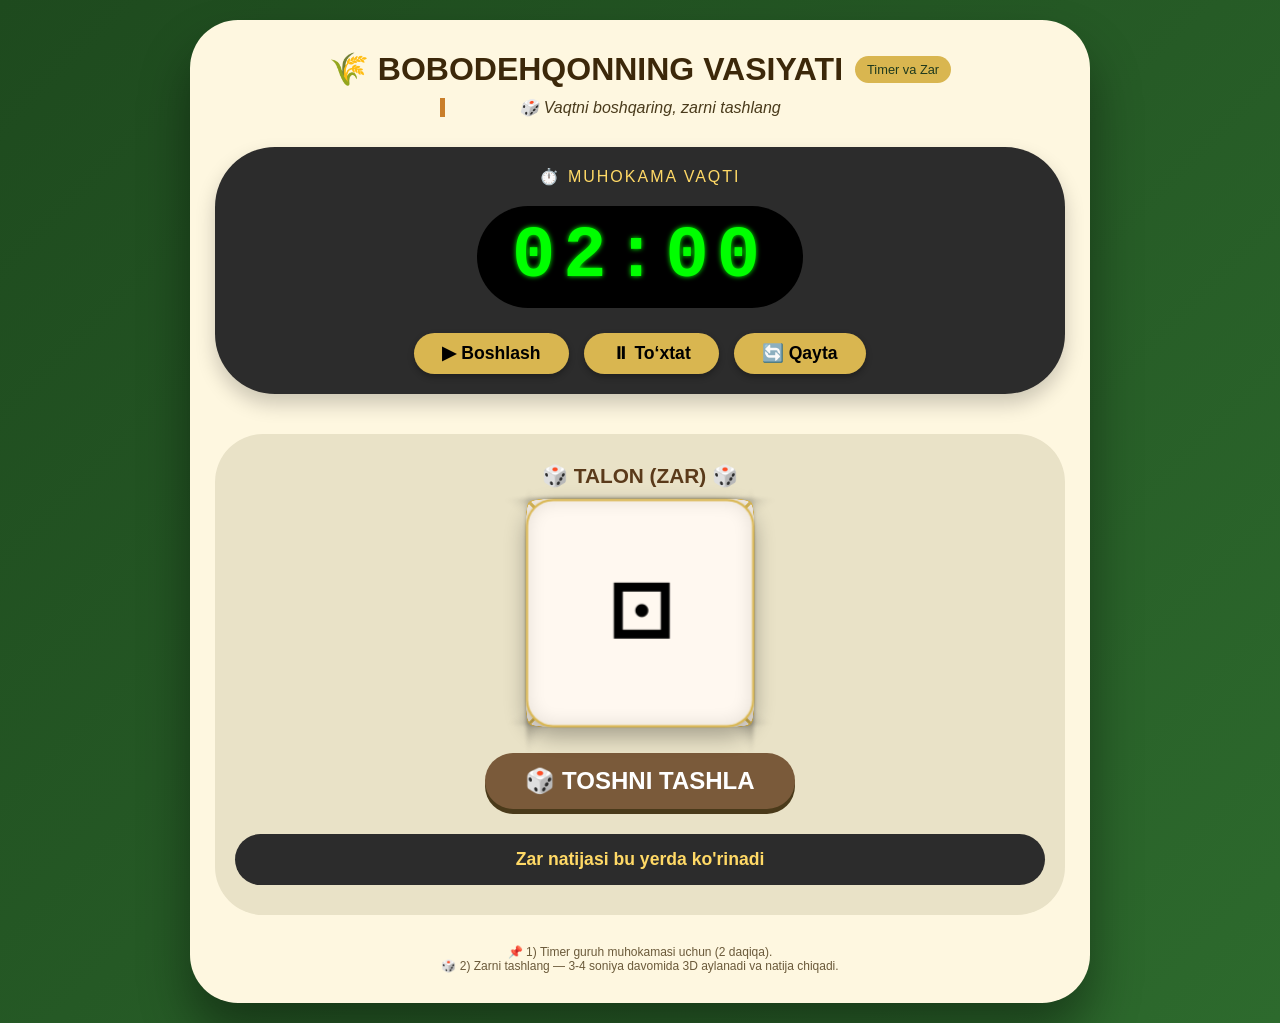
<file: dehqon.html>
<!DOCTYPE html>
<html lang="uz">
<head>
    <meta charset="UTF-8">
    <meta name="viewport" content="width=device-width, initial-scale=1.0, user-scalable=yes">
    <title>Bobodehqonning Vasiyati - Timer va Zar</title>
    <style>
        * {
            margin: 0;
            padding: 0;
            box-sizing: border-box;
        }

        body {
            font-family: 'Segoe UI', Roboto, 'Helvetica Neue', sans-serif;
            background: linear-gradient(135deg, #1e4a1e 0%, #2d6a2d 100%);
            min-height: 100vh;
            display: flex;
            justify-content: center;
            align-items: center;
            padding: 20px;
        }

        .container {
            max-width: 900px;
            width: 100%;
            background: #fef7e0;
            border-radius: 48px;
            box-shadow: 0 30px 50px rgba(0,0,0,0.4);
            padding: 30px 25px;
            text-align: center;
        }

        h1 {
            font-size: 2rem;
            color: #3c280a;
            margin-bottom: 8px;
            display: flex;
            align-items: center;
            justify-content: center;
            gap: 12px;
            flex-wrap: wrap;
        }

        h1 small {
            font-size: 0.8rem;
            background: #d9b650;
            padding: 6px 12px;
            border-radius: 40px;
            color: #1e3a1e;
            font-weight: normal;
        }

        .sub {
            border-left: 5px solid #c97e2a;
            padding-left: 15px;
            margin: 10px auto 30px auto;
            color: #4a3b1c;
            font-style: italic;
            max-width: 400px;
        }

        .timer-section {
            background: #2c2c2c;
            border-radius: 60px;
            padding: 20px 30px;
            margin-bottom: 40px;
            box-shadow: 0 10px 20px rgba(0,0,0,0.2);
        }

        .timer-label {
            color: #ffd966;
            font-size: 1rem;
            letter-spacing: 2px;
            margin-bottom: 10px;
        }

        .timer-display {
            font-family: 'Courier New', monospace;
            font-size: 4.5rem;
            font-weight: bold;
            background: #000;
            color: #0f0;
            display: inline-block;
            padding: 10px 35px;
            border-radius: 60px;
            letter-spacing: 8px;
            margin: 10px 0;
            text-shadow: 0 0 5px #0f0;
        }

        .timer-buttons {
            display: flex;
            gap: 15px;
            justify-content: center;
            margin-top: 15px;
            flex-wrap: wrap;
        }

        .timer-buttons button {
            background: #d9b650;
            border: none;
            font-size: 1.1rem;
            font-weight: bold;
            padding: 10px 28px;
            border-radius: 40px;
            cursor: pointer;
            transition: 0.1s linear;
            box-shadow: 0 3px 6px rgba(0,0,0,0.3);
        }

        .timer-buttons button:hover {
            background: #c2892a;
            transform: scale(0.97);
            color: white;
        }

        .dice-section {
            background: #e9e2c7;
            border-radius: 48px;
            padding: 30px 20px;
            margin-bottom: 20px;
        }

        .dice-title {
            font-size: 1.3rem;
            font-weight: bold;
            color: #5a3a1a;
            margin-bottom: 25px;
        }

        .scene {
            width: 200px;
            height: 200px;
            margin: 0 auto 30px auto;
            perspective: 800px;
        }

        .dice-3d {
            width: 100%;
            height: 100%;
            position: relative;
            transform-style: preserve-3d;
            transition: transform 0.05s ease;
            cursor: pointer;
        }

        .face {
            position: absolute;
            width: 200px;
            height: 200px;
            background: white;
            border-radius: 24px;
            box-shadow: inset 0 0 15px rgba(0,0,0,0.1), 0 8px 20px rgba(0,0,0,0.3);
            display: flex;
            align-items: center;
            justify-content: center;
            font-size: 4rem;
            font-weight: bold;
            border: 2px solid #d9b650;
            background: #fff8f0;
        }

        .front  { transform: translateZ(100px); }
        .back   { transform: rotateY(180deg) translateZ(100px); }
        .right  { transform: rotateY(90deg) translateZ(100px); }
        .left   { transform: rotateY(-90deg) translateZ(100px); }
        .top    { transform: rotateX(90deg) translateZ(100px); }
        .bottom { transform: rotateX(-90deg) translateZ(100px); }

        .roll-btn {
            background: #7a5a3a;
            color: white;
            border: none;
            font-size: 1.5rem;
            font-weight: bold;
            padding: 14px 40px;
            border-radius: 60px;
            cursor: pointer;
            transition: 0.1s;
            box-shadow: 0 5px 0 #4a3a1a;
            margin-top: 10px;
        }

        .roll-btn:active {
            transform: translateY(2px);
            box-shadow: 0 2px 0 #4a3a1a;
        }

        .roll-btn:hover {
            background: #9b6e3e;
        }

        .result-message {
            margin-top: 25px;
            padding: 15px;
            background: #2c2c2c;
            border-radius: 50px;
            color: #ffd966;
            font-weight: bold;
            font-size: 1.1rem;
        }

        footer {
            margin-top: 30px;
            font-size: 0.75rem;
            color: #6b5a3a;
            text-align: center;
        }
    </style>
</head>
<body>
<div class="container">
    <h1>
        🌾 BOBODEHQONNING VASIYATI
        <small>Timer va Zar</small>
    </h1>
    <div class="sub">🎲 Vaqtni boshqaring, zarni tashlang</div>

    <div class="timer-section">
        <div class="timer-label">⏱️ MUHOKAMA VAQTI</div>
        <div class="timer-display" id="timerDisplay">02:00</div>
        <div class="timer-buttons">
            <button id="timerStartBtn">▶ Boshlash</button>
            <button id="timerPauseBtn">⏸ To‘xtat</button>
            <button id="timerResetBtn">🔄 Qayta</button>
        </div>
    </div>

    <div class="dice-section">
        <div class="dice-title">🎲 TALON (ZAR) 🎲</div>
        
        <div class="scene">
            <div class="dice-3d" id="dice3d">
                <div class="face front"><span class="dot">⚀</span></div>
                <div class="face back"><span class="dot">⚅</span></div>
                <div class="face right"><span class="dot">⚂</span></div>
                <div class="face left"><span class="dot">⚃</span></div>
                <div class="face top"><span class="dot">⚄</span></div>
                <div class="face bottom"><span class="dot">⚁</span></div>
            </div>
        </div>
        
        <button class="roll-btn" id="rollDiceBtn">🎲 TOSHNI TASHLA</button>
        
        <div class="result-message" id="resultMessage">
            Zar natijasi bu yerda ko'rinadi
        </div>
    </div>

    <footer>
        📌 1) Timer guruh muhokamasi uchun (2 daqiqa).<br>
        🎲 2) Zarni tashlang — 3-4 soniya davomida 3D aylanadi va natija chiqadi.
    </footer>
</div>

<script>
    // =============== TIMER ===============
    let timerInterval = null;
    let timeLeft = 120;
    const timerDisplay = document.getElementById('timerDisplay');
    
    function updateTimerDisplay() {
        let mins = Math.floor(timeLeft / 60);
        let secs = timeLeft % 60;
        timerDisplay.textContent = `${mins.toString().padStart(2,'0')}:${secs.toString().padStart(2,'0')}`;
        if(timeLeft <= 0 && timerInterval) {
            clearInterval(timerInterval);
            timerInterval = null;
            alert("⏰ Vaqt tugadi! Muhokama yakunlandi.");
        }
    }
    
    document.getElementById('timerStartBtn').addEventListener('click', () => {
        if(timerInterval) clearInterval(timerInterval);
        timerInterval = setInterval(() => {
            if(timeLeft > 0) {
                timeLeft--;
                updateTimerDisplay();
            } else {
                clearInterval(timerInterval);
                timerInterval = null;
            }
        }, 1000);
    });
    
    document.getElementById('timerPauseBtn').addEventListener('click', () => {
        if(timerInterval) {
            clearInterval(timerInterval);
            timerInterval = null;
        }
    });
    
    document.getElementById('timerResetBtn').addEventListener('click', () => {
        if(timerInterval) clearInterval(timerInterval);
        timerInterval = null;
        timeLeft = 120;
        updateTimerDisplay();
    });
    
    // =============== 3D ZAR - TUZATILGAN VERSIYA ===============
    const dice3d = document.getElementById('dice3d');
    const resultMessageDiv = document.getElementById('resultMessage');
    let isRolling = false;
    let rollTimeout = null;
    let animationInterval = null;
    
    // Raqamga mos keladigan to'liq rotatsiya (old tomonda kerakli raqam ko'rinadi)
    // Standart kub joylashuvi:
    // front = 1, back = 6, right = 3, left = 4, top = 5, bottom = 2
    function getRotationForNumber(num) {
        switch(num) {
            case 1: return { x: 0, y: 0, z: 0 };           // front = 1
            case 2: return { x: 90, y: 0, z: 0 };          // bottom = 2 (pastki tomondan oldinga)
            case 3: return { x: 0, y: -90, z: 0 };         // right = 3
            case 4: return { x: 0, y: 90, z: 0 };          // left = 4
            case 5: return { x: -90, y: 0, z: 0 };         // top = 5
            case 6: return { x: 0, y: 180, z: 0 };         // back = 6
            default: return { x: 0, y: 0, z: 0 };
        }
    }
    
    function stopRollingAnimation() {
        if(animationInterval) {
            clearInterval(animationInterval);
            animationInterval = null;
        }
        if(rollTimeout) {
            clearTimeout(rollTimeout);
            rollTimeout = null;
        }
    }
    
    function getRandomRotation() {
        const x = Math.floor(Math.random() * 720) + 360;
        const y = Math.floor(Math.random() * 720) + 360;
        const z = Math.floor(Math.random() * 360);
        return { x, y, z };
    }
    
    function rollDice() {
        if(isRolling) return;
        isRolling = true;
        stopRollingAnimation();
        
        const animationDuration = 3500;
        const startTime = Date.now();
        
        animationInterval = setInterval(() => {
            const elapsed = Date.now() - startTime;
            if(elapsed >= animationDuration) {
                clearInterval(animationInterval);
                animationInterval = null;
                
                const finalNumber = Math.floor(Math.random() * 6) + 1;
                const finalRot = getRotationForNumber(finalNumber);
                dice3d.style.transform = `rotateX(${finalRot.x}deg) rotateY(${finalRot.y}deg) rotateZ(${finalRot.z}deg)`;
                
                const symbols = ['⚀', '⚁', '⚂', '⚃', '⚄', '⚅'];
                let message = '';
                if(finalNumber === 1) message = '🌊 Suv toshqini! Hosil yarmiga kamaydi.';
                else if(finalNumber === 3) message = '🏜️ Qurg‘oqchilik! Hosil yarmiga kamaydi.';
                else if(finalNumber === 6) message = '🌀 Tabiiy ofat! Hosil yarmiga kamaydi.';
                else if(finalNumber === 2 || finalNumber === 4 || finalNumber === 5) message = '🌞 Baraka! Hosil 3 barobar ko‘paydi. Tabriklaymiz!';
                
                resultMessageDiv.innerHTML = `🎲 ${symbols[finalNumber-1]} ${finalNumber} — ${message}`;
                isRolling = false;
                return;
            }
            
            const randX = Math.floor(Math.random() * 720);
            const randY = Math.floor(Math.random() * 720);
            const randZ = Math.floor(Math.random() * 360);
            dice3d.style.transform = `rotateX(${randX}deg) rotateY(${randY}deg) rotateZ(${randZ}deg)`;
        }, 30);
        
        rollTimeout = setTimeout(() => {
            if(isRolling) {
                if(animationInterval) clearInterval(animationInterval);
                animationInterval = null;
                const finalNumber = Math.floor(Math.random() * 6) + 1;
                const finalRot = getRotationForNumber(finalNumber);
                dice3d.style.transform = `rotateX(${finalRot.x}deg) rotateY(${finalRot.y}deg) rotateZ(${finalRot.z}deg)`;
                const symbols = ['⚀', '⚁', '⚂', '⚃', '⚄', '⚅'];
                let message = '';
                if(finalNumber === 1) message = '🌊 Suv toshqini! Hosil yarmiga kamaydi.';
                else if(finalNumber === 3) message = '🏜️ Qurg‘oqchilik! Hosil yarmiga kamaydi.';
                else if(finalNumber === 6) message = '🌀 Tabiiy ofat! Hosil yarmiga kamaydi.';
                else if(finalNumber === 2 || finalNumber === 4 || finalNumber === 5) message = '🌞 Baraka! Hosil 3 barobar ko‘paydi.';
                resultMessageDiv.innerHTML = `🎲 ${symbols[finalNumber-1]} ${finalNumber} — ${message}`;
                isRolling = false;
            }
        }, 4000);
    }
    
    document.getElementById('rollDiceBtn').addEventListener('click', rollDice);
    
    dice3d.style.transform = 'rotateX(0deg) rotateY(0deg) rotateZ(0deg)';
    updateTimerDisplay();
</script>
</body>
</html>
</file>
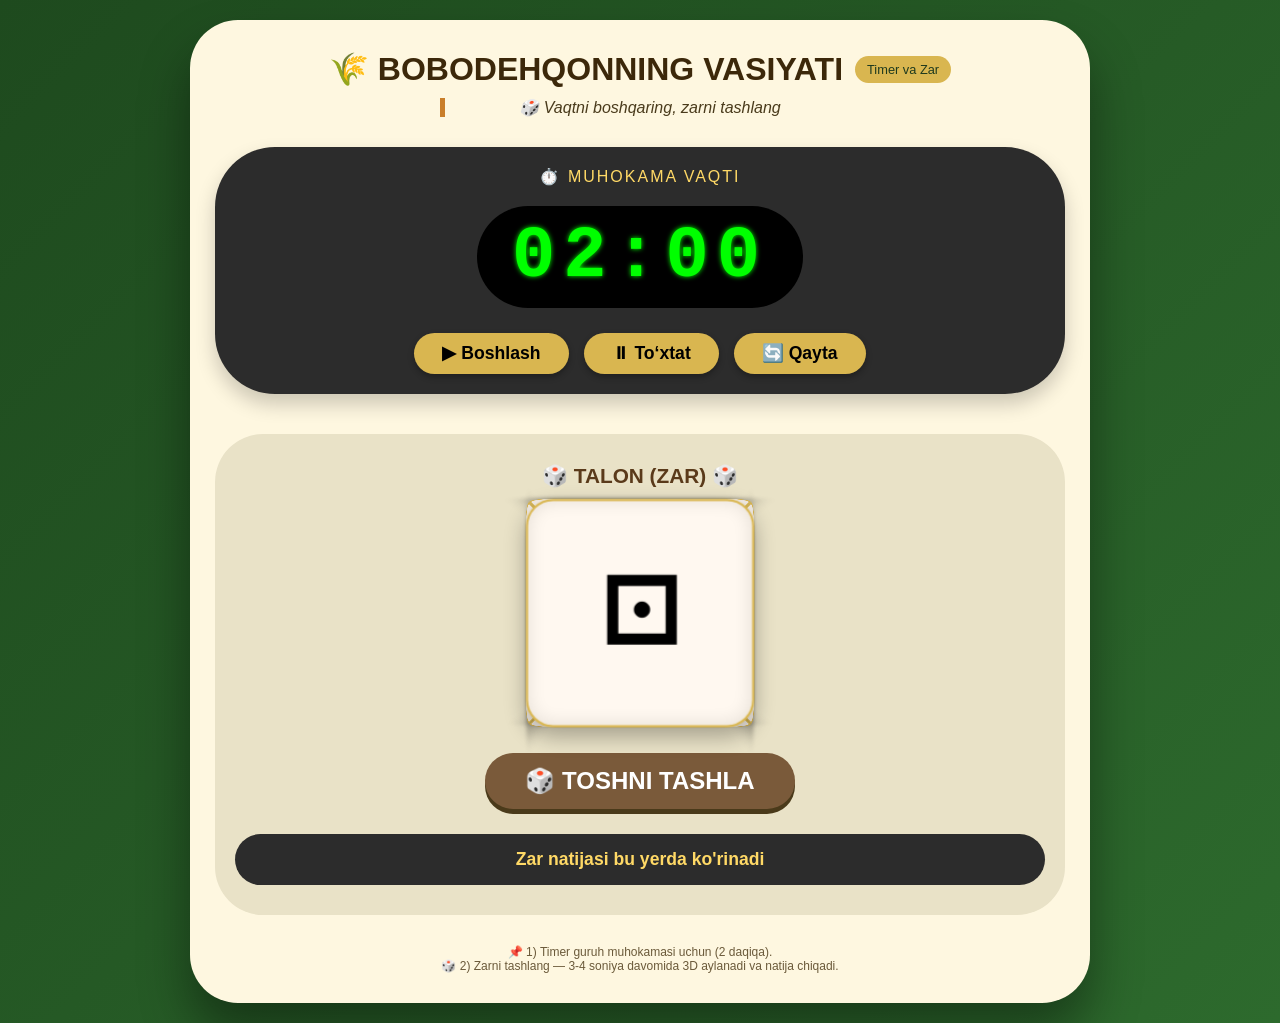
<file: del.html>
<!DOCTYPE html>
<html lang="uz">
<head>
    <meta charset="UTF-8">
    <meta name="viewport" content="width=device-width, initial-scale=1.0, user-scalable=yes">
    <title>Bobodehqonning Vasiyati - Timer va Zar</title>
    <style>
        * {
            margin: 0;
            padding: 0;
            box-sizing: border-box;
        }

        body {
            font-family: 'Segoe UI', Roboto, 'Helvetica Neue', sans-serif;
            background: linear-gradient(135deg, #1e4a1e 0%, #2d6a2d 100%);
            min-height: 100vh;
            display: flex;
            justify-content: center;
            align-items: center;
            padding: 20px;
        }

        .container {
            max-width: 900px;
            width: 100%;
            background: #fef7e0;
            border-radius: 48px;
            box-shadow: 0 30px 50px rgba(0,0,0,0.4);
            padding: 30px 25px;
            text-align: center;
        }

        h1 {
            font-size: 2rem;
            color: #3c280a;
            margin-bottom: 8px;
            display: flex;
            align-items: center;
            justify-content: center;
            gap: 12px;
            flex-wrap: wrap;
        }

        h1 small {
            font-size: 0.8rem;
            background: #d9b650;
            padding: 6px 12px;
            border-radius: 40px;
            color: #1e3a1e;
            font-weight: normal;
        }

        .sub {
            border-left: 5px solid #c97e2a;
            padding-left: 15px;
            margin: 10px auto 30px auto;
            color: #4a3b1c;
            font-style: italic;
            max-width: 400px;
        }

        /* Timer bo'limi */
        .timer-section {
            background: #2c2c2c;
            border-radius: 60px;
            padding: 20px 30px;
            margin-bottom: 40px;
            box-shadow: 0 10px 20px rgba(0,0,0,0.2);
        }

        .timer-label {
            color: #ffd966;
            font-size: 1rem;
            letter-spacing: 2px;
            margin-bottom: 10px;
        }

        .timer-display {
            font-family: 'Courier New', monospace;
            font-size: 4.5rem;
            font-weight: bold;
            background: #000;
            color: #0f0;
            display: inline-block;
            padding: 10px 35px;
            border-radius: 60px;
            letter-spacing: 8px;
            margin: 10px 0;
            text-shadow: 0 0 5px #0f0;
        }

        .timer-buttons {
            display: flex;
            gap: 15px;
            justify-content: center;
            margin-top: 15px;
            flex-wrap: wrap;
        }

        .timer-buttons button {
            background: #d9b650;
            border: none;
            font-size: 1.1rem;
            font-weight: bold;
            padding: 10px 28px;
            border-radius: 40px;
            cursor: pointer;
            transition: 0.1s linear;
            box-shadow: 0 3px 6px rgba(0,0,0,0.3);
        }

        .timer-buttons button:hover {
            background: #c2892a;
            transform: scale(0.97);
            color: white;
        }

        /* 3D Zar bo'limi */
        .dice-section {
            background: #e9e2c7;
            border-radius: 48px;
            padding: 30px 20px;
            margin-bottom: 20px;
        }

        .dice-title {
            font-size: 1.3rem;
            font-weight: bold;
            color: #5a3a1a;
            margin-bottom: 25px;
        }

        .scene {
            width: 200px;
            height: 200px;
            margin: 0 auto 30px auto;
            perspective: 800px;
        }

        .dice-3d {
            width: 100%;
            height: 100%;
            position: relative;
            transform-style: preserve-3d;
            transition: transform 0.1s ease;
            cursor: pointer;
        }

        .face {
            position: absolute;
            width: 200px;
            height: 200px;
            background: white;
            border-radius: 24px;
            box-shadow: inset 0 0 15px rgba(0,0,0,0.1), 0 8px 20px rgba(0,0,0,0.3);
            display: flex;
            align-items: center;
            justify-content: center;
            font-size: 4rem;
            font-weight: bold;
            border: 2px solid #d9b650;
        }

        /* 6 tomonni joylash */
        .front  { transform: translateZ(100px); background: #fff8f0; }
        .back   { transform: rotateY(180deg) translateZ(100px); background: #fff8f0; }
        .right  { transform: rotateY(90deg) translateZ(100px); background: #fff8f0; }
        .left   { transform: rotateY(-90deg) translateZ(100px); background: #fff8f0; }
        .top    { transform: rotateX(90deg) translateZ(100px); background: #fff8f0; }
        .bottom { transform: rotateX(-90deg) translateZ(100px); background: #fff8f0; }

        .face .dot {
            font-size: 5rem;
        }

        .roll-btn {
            background: #7a5a3a;
            color: white;
            border: none;
            font-size: 1.5rem;
            font-weight: bold;
            padding: 14px 40px;
            border-radius: 60px;
            cursor: pointer;
            transition: 0.1s;
            box-shadow: 0 5px 0 #4a3a1a;
            margin-top: 10px;
        }

        .roll-btn:active {
            transform: translateY(2px);
            box-shadow: 0 2px 0 #4a3a1a;
        }

        .roll-btn:hover {
            background: #9b6e3e;
        }

        .result-message {
            margin-top: 25px;
            padding: 15px;
            background: #2c2c2c;
            border-radius: 50px;
            color: #ffd966;
            font-weight: bold;
            font-size: 1.1rem;
        }

        footer {
            margin-top: 30px;
            font-size: 0.75rem;
            color: #6b5a3a;
            text-align: center;
        }

        @keyframes pulse {
            0% { transform: scale(1); }
            100% { transform: scale(1.02); }
        }
    </style>
</head>
<body>
<div class="container">
    <h1>
        🌾 BOBODEHQONNING VASIYATI
        <small>Timer va Zar</small>
    </h1>
    <div class="sub">🎲 Vaqtni boshqaring, zarni tashlang</div>

    <!-- TIMER QISMI -->
    <div class="timer-section">
        <div class="timer-label">⏱️ MUHOKAMA VAQTI</div>
        <div class="timer-display" id="timerDisplay">02:00</div>
        <div class="timer-buttons">
            <button id="timerStartBtn">▶ Boshlash</button>
            <button id="timerPauseBtn">⏸ To‘xtat</button>
            <button id="timerResetBtn">🔄 Qayta</button>
        </div>
    </div>

    <!-- 3D ZAR QISMI -->
    <div class="dice-section">
        <div class="dice-title">🎲 TALON (ZAR) 🎲</div>
        
        <div class="scene">
            <div class="dice-3d" id="dice3d">
                <div class="face front"><span class="dot">⚀</span></div>
                <div class="face back"><span class="dot">⚁</span></div>
                <div class="face right"><span class="dot">⚂</span></div>
                <div class="face left"><span class="dot">⚃</span></div>
                <div class="face top"><span class="dot">⚄</span></div>
                <div class="face bottom"><span class="dot">⚅</span></div>
            </div>
        </div>
        
        <button class="roll-btn" id="rollDiceBtn">🎲 TOSHNI TASHLA</button>
        
        <div class="result-message" id="resultMessage">
            Zar natijasi bu yerda ko'rinadi
        </div>
    </div>

    <footer>
        📌 1) Timer guruh muhokamasi uchun (2 daqiqa).<br>
        🎲 2) Zarni tashlang — 3-4 soniya davomida 3D aylanadi va natija chiqadi.
    </footer>
</div>

<script>
    // =============== TIMER ===============
    let timerInterval = null;
    let timeLeft = 120; // 2 daqiqa = 120 sekund
    const timerDisplay = document.getElementById('timerDisplay');
    
    function updateTimerDisplay() {
        let mins = Math.floor(timeLeft / 60);
        let secs = timeLeft % 60;
        timerDisplay.textContent = `${mins.toString().padStart(2,'0')}:${secs.toString().padStart(2,'0')}`;
        if(timeLeft <= 0 && timerInterval) {
            clearInterval(timerInterval);
            timerInterval = null;
            alert("⏰ Vaqt tugadi! Muhokama yakunlandi.");
        }
    }
    
    document.getElementById('timerStartBtn').addEventListener('click', () => {
        if(timerInterval) clearInterval(timerInterval);
        timerInterval = setInterval(() => {
            if(timeLeft > 0) {
                timeLeft--;
                updateTimerDisplay();
            } else {
                clearInterval(timerInterval);
                timerInterval = null;
            }
        }, 1000);
    });
    
    document.getElementById('timerPauseBtn').addEventListener('click', () => {
        if(timerInterval) {
            clearInterval(timerInterval);
            timerInterval = null;
        }
    });
    
    document.getElementById('timerResetBtn').addEventListener('click', () => {
        if(timerInterval) {
            clearInterval(timerInterval);
            timerInterval = null;
        }
        timeLeft = 120;
        updateTimerDisplay();
    });
    
    // =============== 3D ZAR (3-4 soniya animatsiya) ===============
    const dice3d = document.getElementById('dice3d');
    const resultMessageDiv = document.getElementById('resultMessage');
    let isRolling = false;
    let rollTimeout = null;
    let animationInterval = null;
    
    // Tasodifiy aylanish burchaklarini yaratish
    function getRandomRotation() {
        // Har bir o'q bo'yicha 2-3 to'liq aylanish + tasodifiy yakuniy burchak
        const x = (Math.floor(Math.random() * 4) + 2) * 360 + Math.floor(Math.random() * 360);
        const y = (Math.floor(Math.random() * 4) + 2) * 360 + Math.floor(Math.random() * 360);
        const z = (Math.floor(Math.random() * 4) + 2) * 360 + Math.floor(Math.random() * 360);
        return { x, y, z };
    }
    
    // Yakuniy burchakni 1-6 natijasiga moslab belgilash (old tomoni qaysi raqam ko'rinsin)
    // Biz har bir natija uchun old tomonni belgilaymiz (front face)
    function getFinalRotationForNumber(num) {
        // Standart kub: front = 1, back = 6, right = 3, left = 4, top = 2, bottom = 5
        // Natijaga mos keladigan rotatsiya (old tomonda kerakli raqam)
        switch(num) {
            case 1: return { x: 0, y: 0, z: 0 };        // front = 1
            case 2: return { x: -90, y: 0, z: 0 };      // top = 2
            case 3: return { x: 0, y: 90, z: 0 };       // right = 3
            case 4: return { x: 0, y: -90, z: 0 };      // left = 4
            case 5: return { x: 90, y: 0, z: 0 };       // bottom = 5
            case 6: return { x: 0, y: 180, z: 0 };      // back = 6
            default: return { x: 0, y: 0, z: 0 };
        }
    }
    
    function stopRollingAnimation() {
        if(animationInterval) {
            clearInterval(animationInterval);
            animationInterval = null;
        }
        if(rollTimeout) {
            clearTimeout(rollTimeout);
            rollTimeout = null;
        }
    }
    
    function rollDice() {
        if(isRolling) return;
        isRolling = true;
        stopRollingAnimation();
        
        // Animatsiya davomiyligi: 3.5 soniya (3500ms)
        const animationDuration = 3500; // 3.5 sekund
        const startTime = Date.now();
        
        // Har 50ms da tasodifiy rotatsiya qilish
        animationInterval = setInterval(() => {
            const elapsed = Date.now() - startTime;
            if(elapsed >= animationDuration) {
                // Animatsiya tugadi
                clearInterval(animationInterval);
                animationInterval = null;
                
                // Yakuniy natijani aniqlash (1-6)
                const finalNumber = Math.floor(Math.random() * 6) + 1;
                const finalRot = getFinalRotationForNumber(finalNumber);
                dice3d.style.transform = `rotateX(${finalRot.x}deg) rotateY(${finalRot.y}deg) rotateZ(${finalRot.z}deg)`;
                
                // Natijaga mos xabar
                let message = '';
                const symbols = ['⚀', '⚁', '⚂', '⚃', '⚄', '⚅'];
                if(finalNumber === 1) message = '🌊 Suv toshqini! Hosil yarmiga kamaydi.';
                else if(finalNumber === 3) message = '🏜️ Qurg‘oqchilik! Hosil yarmiga kamaydi.';
                else if(finalNumber === 6) message = '🌀 Tabiiy ofat! Hosil yarmiga kamaydi.';
                else if(finalNumber === 2 || finalNumber === 4 || finalNumber === 5) message = '🌞 Baraka! Hosil 3 barobar ko‘paydi. Tabriklaymiz!';
                
                resultMessageDiv.innerHTML = `🎲 ${symbols[finalNumber-1]} ${finalNumber} — ${message}`;
                isRolling = false;
                return;
            }
            
            // Har bir intervalda tasodifiy tez aylantirish
            const randX = Math.floor(Math.random() * 720);
            const randY = Math.floor(Math.random() * 720);
            const randZ = Math.floor(Math.random() * 360);
            dice3d.style.transform = `rotateX(${randX}deg) rotateY(${randY}deg) rotateZ(${randZ}deg)`;
        }, 30); // 30ms da bir marta tez aylanish
        
        // Xavfsizlik uchun: 4 soniyadan keyin majburan to'xtatish
        rollTimeout = setTimeout(() => {
            if(isRolling) {
                if(animationInterval) clearInterval(animationInterval);
                animationInterval = null;
                const finalNumber = Math.floor(Math.random() * 6) + 1;
                const finalRot = getFinalRotationForNumber(finalNumber);
                dice3d.style.transform = `rotateX(${finalRot.x}deg) rotateY(${finalRot.y}deg) rotateZ(${finalRot.z}deg)`;
                const symbols = ['⚀', '⚁', '⚂', '⚃', '⚄', '⚅'];
                let message = '';
                if(finalNumber === 1) message = '🌊 Suv toshqini! Hosil yarmiga kamaydi.';
                else if(finalNumber === 3) message = '🏜️ Qurg‘oqchilik! Hosil yarmiga kamaydi.';
                else if(finalNumber === 6) message = '🌀 Tabiiy ofat! Hosil yarmiga kamaydi.';
                else if(finalNumber === 2 || finalNumber === 4 || finalNumber === 5) message = '🌞 Baraka! Hosil 3 barobar ko‘paydi.';
                resultMessageDiv.innerHTML = `🎲 ${symbols[finalNumber-1]} ${finalNumber} — ${message}`;
                isRolling = false;
            }
        }, 4000);
    }
    
    document.getElementById('rollDiceBtn').addEventListener('click', rollDice);
    
    // Dastlabki holat: 1 raqami old tomonda
    dice3d.style.transform = 'rotateX(0deg) rotateY(0deg) rotateZ(0deg)';
    
    // Qo'shimcha: timer tugaganda ovozsiz ogohlantirish
    updateTimerDisplay();
</script>
</body>
</html>
</file>
